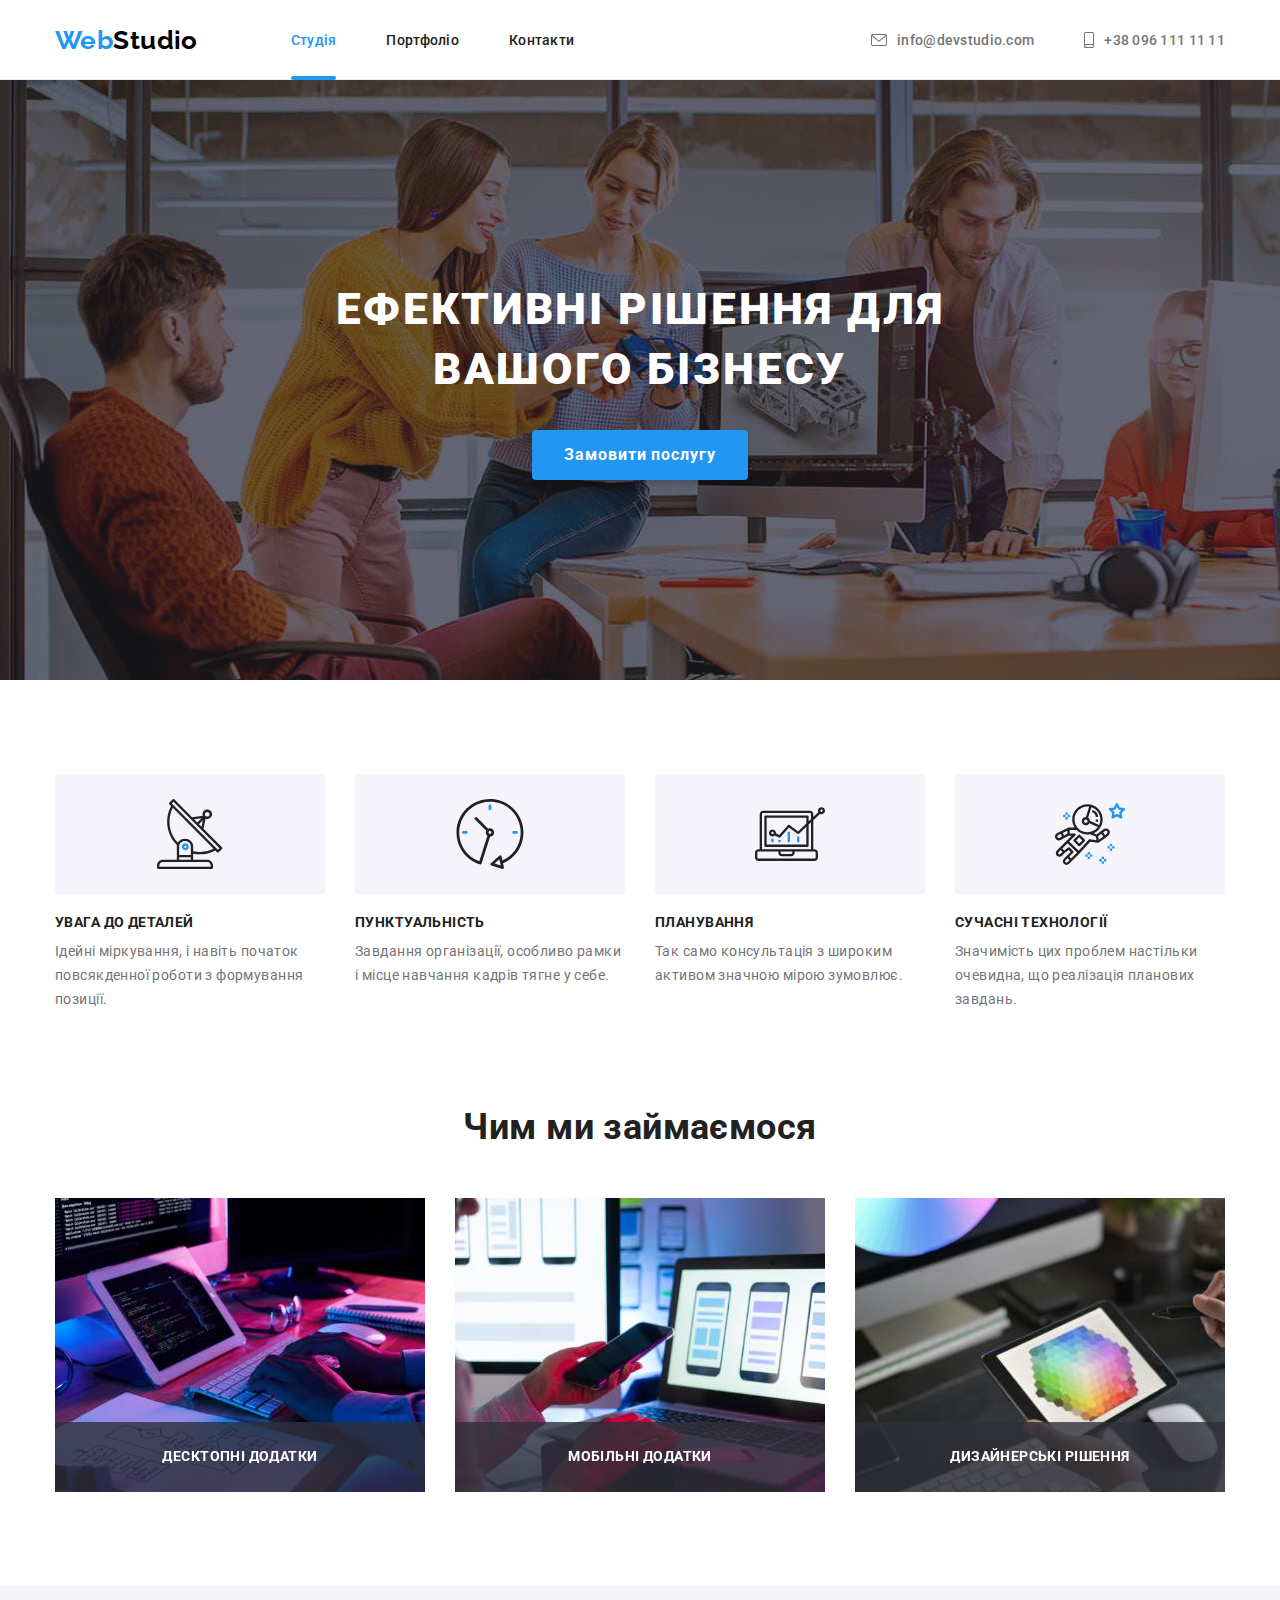
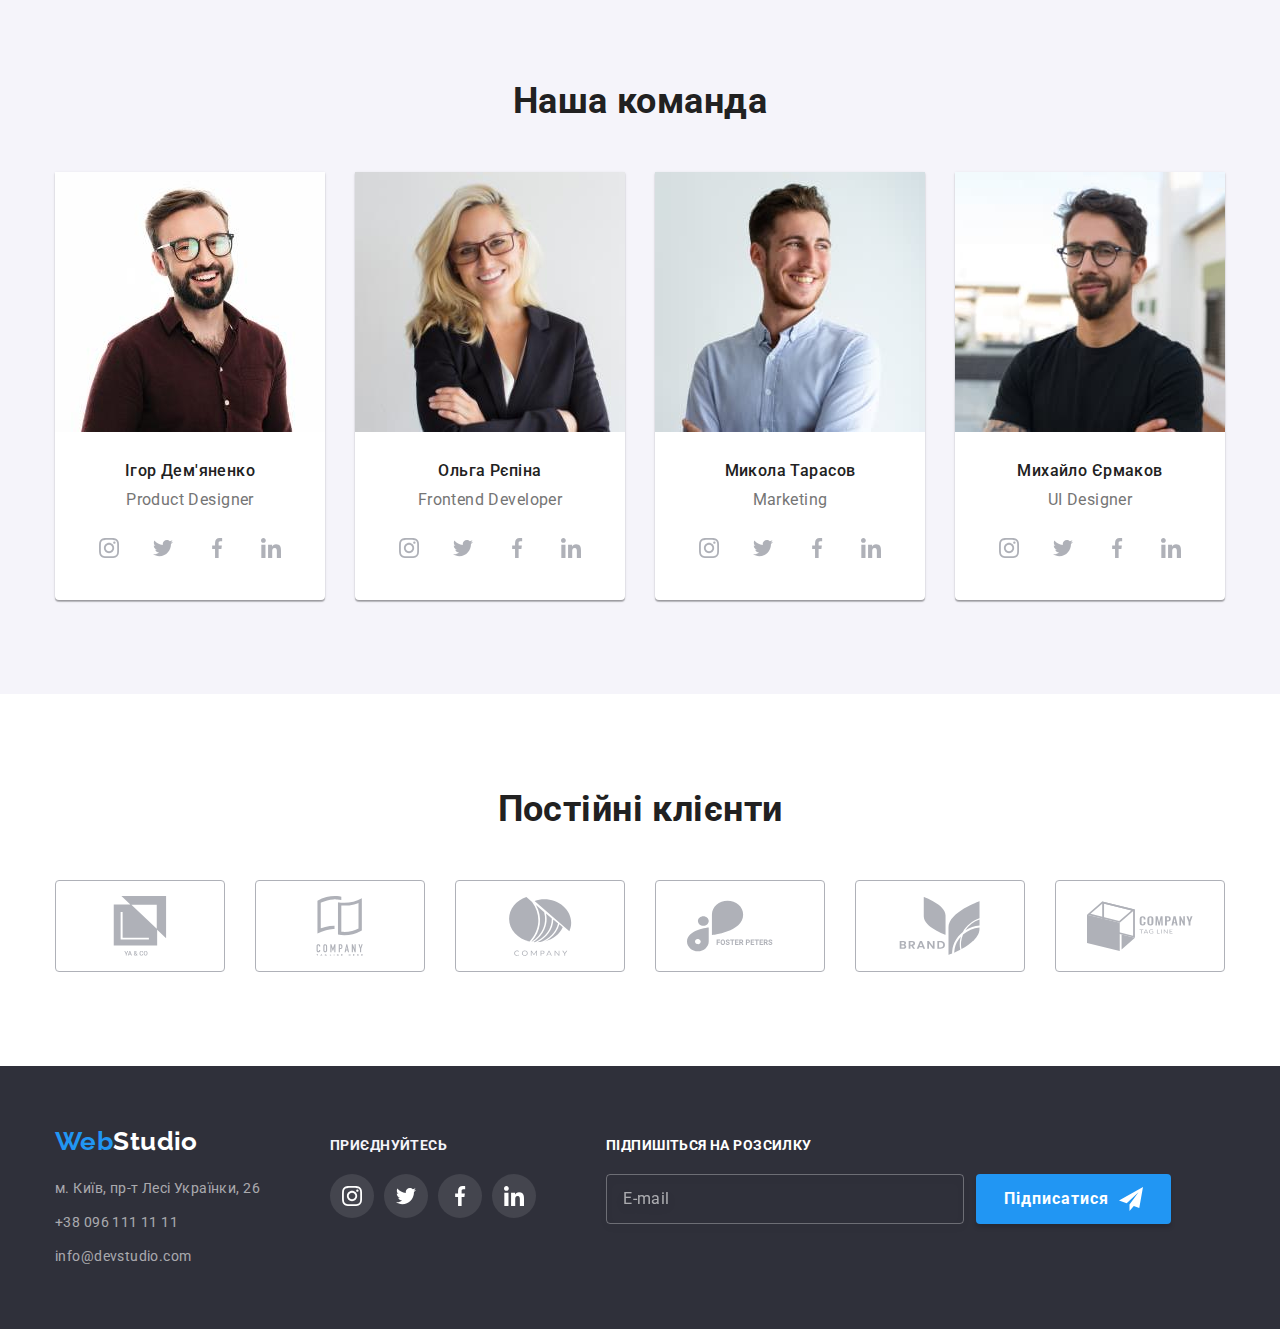
<file: index.html>
<!DOCTYPE html>
<html lang="uk">

<head>
  <meta charset="UTF-8">
  <meta http-equiv="X-UA-Compatible" content="IE=edge">
  <meta name="viewport" content="width=device-width, initial-scale=1.0">
  <title>Студія</title>
  <link rel="preconnect" href="https://fonts.googleapis.com">
  <link rel="preconnect" href="https://fonts.gstatic.com" crossorigin>
  <link href="https://fonts.googleapis.com/css2?family=Raleway:wght@700&family=Roboto:wght@400;500;700;900&display=swap"
    rel="stylesheet">
  <link rel="stylesheet" href="https://cdnjs.cloudflare.com/ajax/libs/modern-normalize/1.1.0/modern-normalize.min.css">
  <link rel="stylesheet" href="./css/main.min.css">
</head>

<body>
  <header class="header">
    <div class="container">
      <div class="header__inner">
        <a class="logo logo--header" href="index.html"><span class="logo__item">Web</span>Studio</a>
        <nav class="nav">
          <ul class="nav__list">
            <li class="nav__item"><a href="./index.html" class="nav__link nav__link--active">Студія</a></li>
            <li class="nav__item"><a href="./portfolio.html" class="nav__link">Портфоліо</a></li>
            <li class="nav__item"><a href="#" class="nav__link">Контакти</a></li>
          </ul>
        </nav>
        <ul class="contact__list">
          <li class="contact__item"><a href="mailto:info@devstudio.com" lang="en" class="contact__link">
              <svg class="contact__icon" width="16" height="12">
                <use href="./images/icons.svg#icon-envelope"></use>
              </svg>
              info@devstudio.com</a></li>
          <li class="contact__item"><a class="contact__link" href="tel:+380961111111"><svg class="contact__icon"
                width="10" height="16">
                <use href="./images/icons.svg#icon-smartphone"></use>
              </svg>
              +38 096 111 11 11</a></li>
        </ul>
      </div>
    </div>
  </header>
  <main>
    <section class="intro">
      <div class="container">
        <h1 class="intro__title">Ефективні рішення для вашого бізнесу</h1>
        <button class="button button--intro" type="button" data-modal-open>Замовити послугу</button>
      </div>
    </section>
    <section class="section section--info">
      <div class="container">
        <ul class="info__list">
          <li class="info__item">
            <div class="icon__wrapper">
              <svg class="info__icon" width="70" height="70">
                <use href="./images/icons.svg#icon-antenna"></use>
              </svg>
            </div>
            <h3 class="info__title">УВАГА ДО ДЕТАЛЕЙ</h3>
            <p class="info__text">Ідейні міркування, і навіть початок повсякденної роботи з формування позиції.</p>
          </li>
          <li class="info__item">
            <div class="icon__wrapper">
              <svg class="info__icon" width="70" height="70">
                <use href="./images/icons.svg#icon-clock"></use>
              </svg>
            </div>
            <h3 class="info__title">ПУНКТУАЛЬНІСТЬ</h3>
            <p class="info__text">Завдання організації, особливо рамки і місце навчання кадрів тягне у себе.</p>
          </li>
          <li class="info__item">
            <div class="icon__wrapper">
              <svg class="info__icon" width="70" height="70">
                <use href="./images/icons.svg#icon-diagram"></use>
              </svg>
            </div>
            <h3 class="info__title">ПЛАНУВАННЯ</h3>
            <p class="info__text">Так само консультація з широким активом значною мірою зумовлює.</p>
          </li>
          <li class="info__item">
            <div class="icon__wrapper">
              <svg class="ingo__icon" width="70" height="70">
                <use href="./images/icons.svg#icon-astronaut"></use>
              </svg>
            </div>
            <h3 class="info__title">СУЧАСНІ ТЕХНОЛОГІЇ</h3>
            <p class="info__text">Значимість цих проблем настільки очевидна, що реалізація планових завдань.</p>
          </li>
        </ul>
      </div>
    </section>
    <section class="section">
      <div class="container">
        <h2 class="section__title">Чим ми займаємося</h2>
        <ul class="catalog__list">
          <li class="catalog__item"><img class="catalog__img" src="./images/work1.jpg" alt="work" width="370">
            <p class="catalog__text">Десктопні додатки</p>
          </li>
          <li class="catalog__item"><img class="catalog__img" src="./images/work2.jpg" alt="work" width="370">
            <p class="catalog__text">Мобільні додатки</p>
          </li>
          <li class="catalog__item"><img class="catalog__img" src="./images/work3.jpg" alt="work" width="370">
            <p class="catalog__text">Дизайнерські рішення</p>
          </li>
        </ul>
      </div>
    </section>
    <section class="section section--team">
      <div class="container">
        <h2 class="section__title">Наша команда</h2>
        <ul class="team__list">
          <li class="team__item">
            <img class="team__foto" src="./images/team1.jpg" alt="Ігор Дем'яненко" width="270">
            <h3 class="team__title">Ігор Дем'яненко</h3>
            <p class="team__text" lang="en">Product Designer</p>
            <ul class="social social--team">
              <li class="social__item"><a href="" class="social__link">
                  <svg class="social__icon" width="20" height="20">
                    <use href="./images/icons.svg#icon-instagram"></use>
                  </svg>
                </a></li>
              <li class="social__item"><a href="" class="social__link">
                  <svg class="social__icon" width="20" height="20">
                    <use href="./images/icons.svg#icon-twitter"></use>
                  </svg>
                </a></li>
              <li class="social__item"><a href="" class="social__link">
                  <svg class="social__icon" width="20" height="20">
                    <use href="./images/icons.svg#icon-facebook"></use>
                  </svg>
                </a></li>
              <li class="social__item"><a href="" class="social__link">
                  <svg class="social__icon" width="20" height="20">
                    <use href="./images/icons.svg#icon-linkedin"></use>
                  </svg>
                </a></li>
            </ul>
          </li>
          <li class="team__item">
            <img class="team__foto" src="./images/team2.jpg" alt="Ольга Рєпіна" width="270">
            <h3 class="team__title">Ольга Рєпіна</h3>
            <p class="team__text" lang="en">Frontend Developer</p>
            <ul class="social social--team">
              <li class="social__item"><a href="" class="social__link">
                  <svg class="social__icon" width="20" height="20">
                    <use href="./images/icons.svg#icon-instagram"></use>
                  </svg>
                </a></li>
              <li class="social__item"><a href="" class="social__link">
                  <svg class="social__icon" width="20" height="20">
                    <use href="./images/icons.svg#icon-twitter"></use>
                  </svg>
                </a></li>
              <li class="social__item"><a href="" class="social__link">
                  <svg class="social__icon" width="20" height="20">
                    <use href="./images/icons.svg#icon-facebook"></use>
                  </svg>
                </a></li>
              <li class="social__item"><a href="" class="social__link">
                  <svg class="social__icon" width="20" height="20">
                    <use href="./images/icons.svg#icon-linkedin"></use>
                  </svg>
                </a></li>
            </ul>
          </li>
          <li class="team__item">
            <img class="team__foto" src="./images/team3.jpg" alt="Микола Тарасов" width="270">
            <h3 class="team__title">Микола Тарасов</h3>
            <p class="team__text" lang="en">Marketing</p>
            <ul class="social social--team">
              <li class="social__item"><a href="" class="social__link">
                  <svg class="social__icon" width="20" height="20">
                    <use href="./images/icons.svg#icon-instagram"></use>
                  </svg>
                </a></li>
              <li class=" social__item"><a href="" class="social__link">
                  <svg class="social__icon" width="20" height="20">
                    <use href="./images/icons.svg#icon-twitter"></use>
                  </svg>
                </a></li>
              <li class="social__item"><a href="" class="social__link">
                  <svg class="social__icon" width="20" height="20">
                    <use href="./images/icons.svg#icon-facebook"></use>
                  </svg>
                </a></li>
              <li class="social__item"><a href="" class="social__link">
                  <svg class="social__icon" width="20" height="20">
                    <use href="./images/icons.svg#icon-linkedin"></use>
                  </svg>
                </a></li>
            </ul>
          </li>
          <li class="team__item">
            <img class="team__foto" src="./images/team4.jpg" alt="Михайло Єрмаков" width="270">
            <h3 class="team__title">Михайло Єрмаков</h3>
            <p class="team__text" lang="en">UI Designer</p>
            <ul class="social social--team">
              <li class="social__item"><a href="" class="social__link">
                  <svg class="social__icon" width="20" height="20">
                    <use href="./images/icons.svg#icon-instagram"></use>
                  </svg>
                </a></li>
              <li class=" social__item"><a href="" class="social__link">
                  <svg class="social__icon" width="20" height="20">
                    <use href="./images/icons.svg#icon-twitter"></use>
                  </svg>
                </a></li>
              <li class="social__item"><a href="" class="social__link">
                  <svg class="social__icon" width="20" height="20">
                    <use href="./images/icons.svg#icon-facebook"></use>
                  </svg>
                </a></li>
              <li class="social__item"><a href="" class="social__link">
                  <svg class="social__icon" width="20" height="20">
                    <use href="./images/icons.svg#icon-linkedin"></use>
                  </svg>
                </a></li>
            </ul>
          </li>
        </ul>
      </div>
    </section>
    <section class="section">
      <div class="container">
        <h2 class="section__title">Постійні клієнти</h2>
        <ul class="client__list">
          <li class="client__item"><a href="" class="client__link">
              <svg class="client__icon" width="106" height="60">
                <use href="./images/icons.svg#icon-group1"></use>
              </svg></a></li>
          <li class="client__item"><a href="" class="client__link">
              <svg class="client__icon" width="106" height="60">
                <use href="./images/icons.svg#icon-group2"></use>
              </svg></a></li>
          <li class="client__item"><a href="" class="client__link">
              <svg class="client__icon" width="106" height="60">
                <use href="./images/icons.svg#icon-group3"></use>
              </svg></a></li>
          <li class="client__item"><a href="" class="client__link">
              <svg class="client__icon" width="106" height="60">
                <use href="./images/icons.svg#icon-group4"></use>
              </svg></a></li>
          <li class="client__item"><a href="" class="client__link">
              <svg class="client__icon" width="106" height="60">
                <use href="./images/icons.svg#icon-group5"></use>
              </svg></a></li>
          <li class="client__item"><a href="" class="client__link">
              <svg class="client__icon" width="106" height="60">
                <use href="./images/icons.svg#icon-group6"></use>
              </svg></a></li>
        </ul>
      </div>
    </section>
  </main>
  <footer class="footer">
    <div class="container">
      <div class="footer__inner">
        <div class="footer__item">
          <a class="logo logo--footer" href="index.html"><span class="logo__item">Web</span>Studio</a>

          <address class="address">
            <ul class="address__list">
              <li class="address__item">
                <a class="address__link address__link--white" href="https://goo.gl/maps/Yk5G3JKUxN6WW6qH7"
                  target="_blank" rel="noopener noreferrer nofollow">м. Київ, пр-т Лесі Українки, 26</a>
              </li>
              <li class="address__item">
                <a class="address__link" href="tel:+380961111111">+38 096 111 11 11</a>
              </li>
              <li class="address__item">
                <a class="address__link" href="mailto:info@devstudio.com">info@devstudio.com</a>
              </li>
            </ul>
          </address>
        </div>

        <div class="footer__item">
          <h3 class="social__title">Приєднуйтесь</h3>
          <ul class="social">
            <li class="social__item">
              <a class="social__link social__link--white" href="#" target="_blank">
                <svg class="social__icon" width="20" height="20">
                  <use href="./images/icons.svg#icon-instagram"></use>
                </svg>
              </a>
            </li>
            <li class="social__item">
              <a class="social__link social__link--white" href="#" target="_blank">
                <svg class="social__icon" width="20" height="20">
                  <use href="./images/icons.svg#icon-twitter"></use>
                </svg>
              </a>
            </li>
            <li class="social__item">
              <a class="social__link social__link--white" href="#" target="_blank">
                <svg class="social__icon" width="20" height="20">
                  <use href="./images/icons.svg#icon-facebook"></use>
                </svg>
              </a>
            </li>
            <li class="social__item">
              <a class="social__link social__link--white" href="#" target="_blank">
                <svg class="social__icon" width="20" height="20">
                  <use href="./images/icons.svg#icon-linkedin"></use>
                </svg>
              </a>
            </li>
          </ul>
        </div>

        <form class="subscribe" action="/" method="post" autocomplete="off">
          <h3 class="subscribe__title">Підпишіться на розсилку</h3>
          <div class="subscribe__group">
            <input class="subscribe__input" type="email" name="name" placeholder="E-mail" />

            <button class="button button--subscribe" type="submit">
              <span class="button__name">Підписатися</span>
              <svg class="subscribe__icon" width="24" height="24">
                <use href="./images/icons.svg#icon-send"></use>
              </svg>
            </button>
          </div>
        </form>
      </div>
    </div>
  </footer>
  <div class="modal__backdrop is-hidden" data-modal>
    <div class="modal__content">
      <button class="button button--close" type="button" data-modal-close>
        <svg class="modal__close" width="20" height="20">
          <use href="./images/icons.svg#icon-close"></use>
        </svg>
      </button>

      <form class="form" action="/" method="post" autocomplete="off">
        <p class="form__text">Залиште свої дані, ми вам передзвонимо</p>

        <div class="form__group">
          <label class="form__label" for="name">Ім'я</label>
          <input class="form__input" type="text" name="name" id="name" />
          <svg class="form__icon" width="18" height="18">
            <use href="./images/icons.svg#icon-name"></use>
          </svg>
        </div>
        <div class="form__group">
          <label class="form__label" for="tel">Телефон</label>
          <input class="form__input" type="tel" name="tel" id="tel" />
          <svg class="form__icon" width="18" height="18">
            <use href="./images/icons.svg#phone-black"></use>
          </svg>
        </div>
        <div class="form__group">
          <label class="form__label" for="email">Пошта</label>
          <input class="form__input" type="email" name="email" id="email" />
          <svg class="form__icon" width="18" height="18">
            <use href="./images/icons.svg#email-black"></use>
          </svg>
        </div>
        <div class="form__group">
          <label class="form__label" for="text">Коментар</label>
          <textarea class="form__textarea" type="text" name="text" id="text" placeholder="Введіть текст"></textarea>
        </div>

        <div class="agreement__form">
          <label class="agreement__label">
            <input class="agreement__input visually-hidden" type="checkbox" name="checkbox" value="1" />
            <svg class="agreement__icon" width="16" height="15">
              <use href="./images/icons.svg#icon-check"></use>
            </svg>
            <span class="agreement__text">Погоджуюся з розсилкою та приймаю</span>
            <a class="agreement__link" href="#" target="_blank">Умови договору</a></label>
        </div>

        <button class="button button--intro button--long" type="submit">Відправити</button>
      </form>
    </div>
  </div>

  <script src="./js/modal.js"></script>
</body>

</html>
</file>
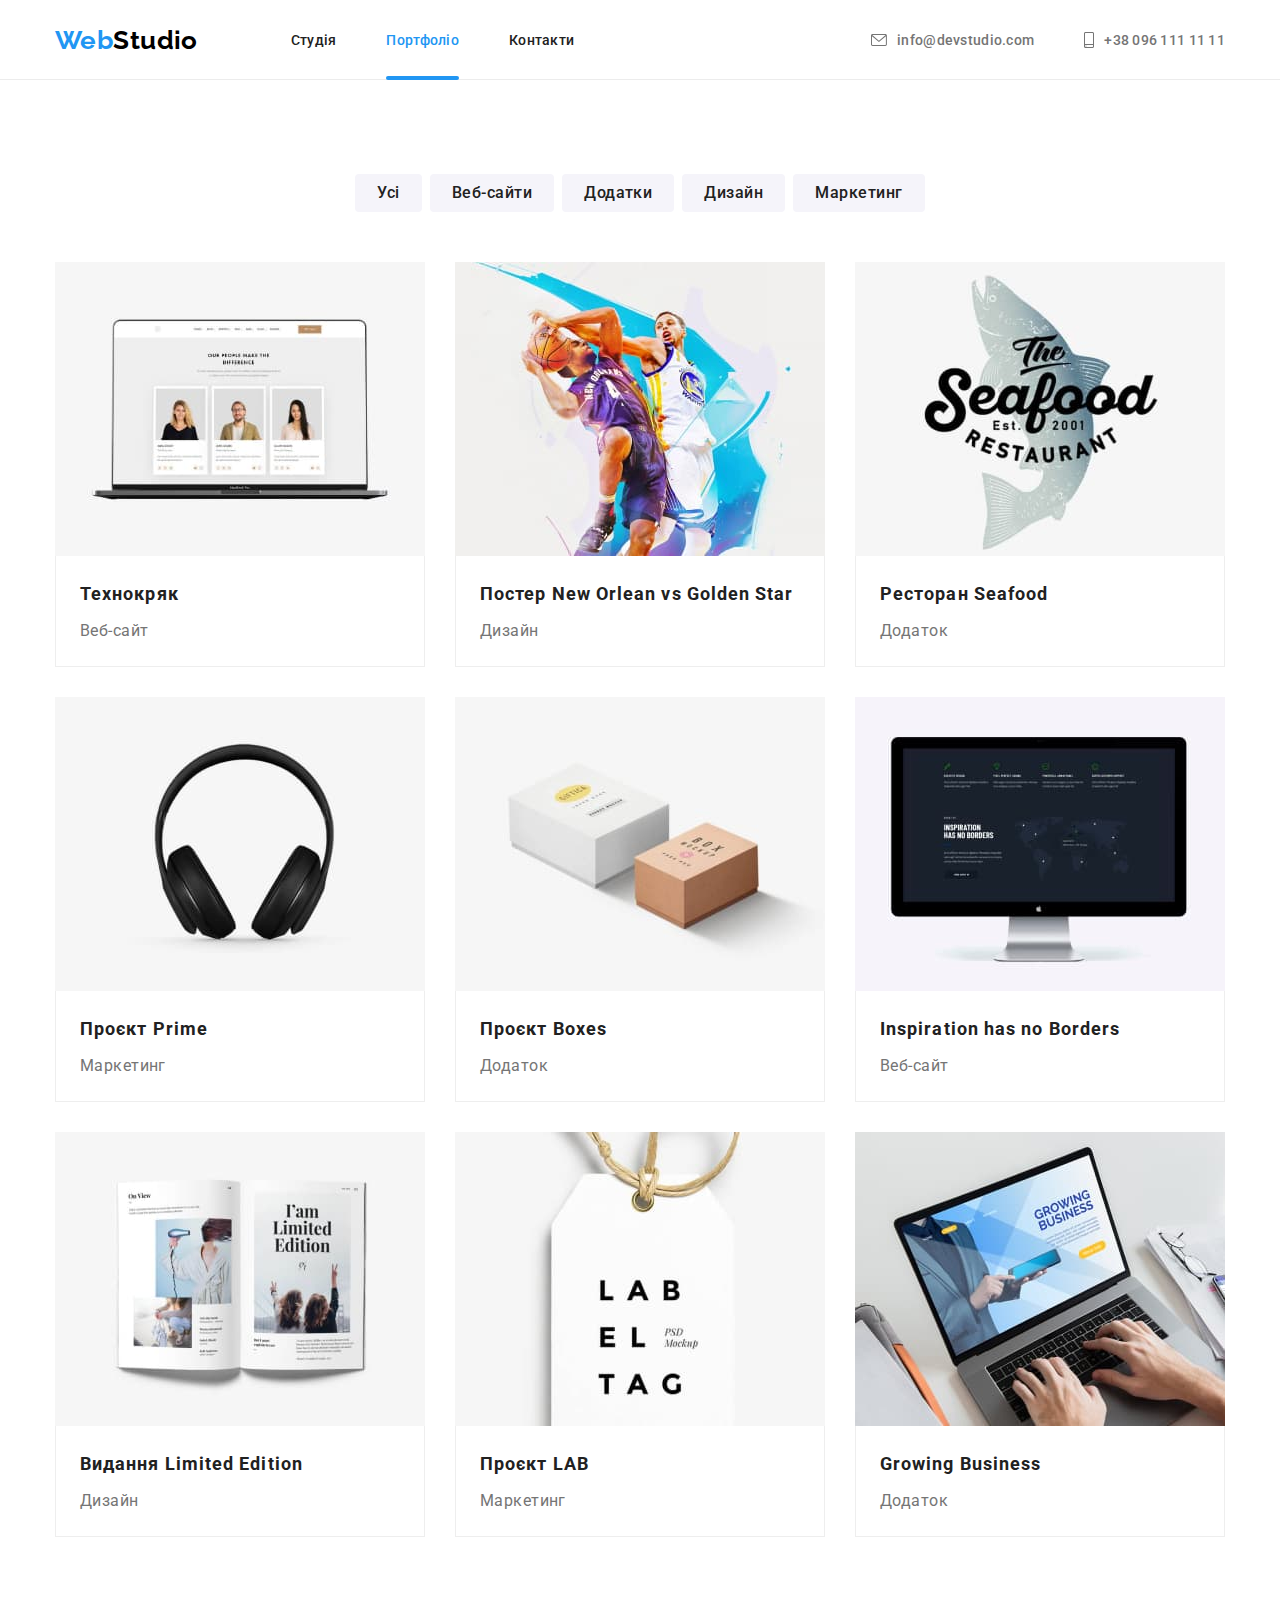
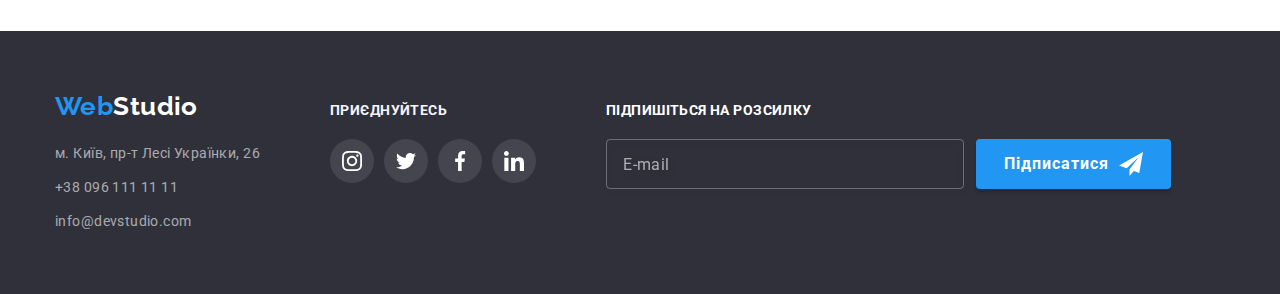
<file: portfolio.html>
<!DOCTYPE html>
<html lang="uk">

<head>
  <meta charset="UTF-8" />
  <meta http-equiv="X-UA-Compatible" content="IE=edge" />
  <meta name="viewport" content="width=device-width, initial-scale=1.0" />
  <title>Студiя</title>
  <link rel="preconnect" href="https://fonts.googleapis.com" />
  <link rel="preconnect" href="https://fonts.gstatic.com" crossorigin />
  <link href="https://fonts.googleapis.com/css2?family=Raleway:wght@700&family=Roboto:wght@400;500;700;900&display=swap"
    rel="stylesheet" />
  <link rel="stylesheet"
    href="https://cdnjs.cloudflare.com/ajax/libs/modern-normalize/1.0.0/modern-normalize.min.css" />
  <link rel="stylesheet" href="./css/main.min.css" />
</head>

<body class="body">
  <!-- Header -->
  <header class="header">
    <div class="container">
      <div class="header__inner">
        <a class="logo logo--header" href="index.html"><span class="logo__item">Web</span>Studio</a>

        <nav class="nav">
          <ul class="nav__list">
            <li class="nav__item">
              <a class="nav__link" href="index.html">Студія</a>
            </li>
            <li class="nav__item">
              <a class="nav__link nav__link--active" href="portfolio.html">Портфоліо</a>
            </li>
            <li class="nav__item">
              <a class="nav__link" href="#">Контакти</a>
            </li>
          </ul>
        </nav>

        <ul class="contact__list">
          <li class="contact__item">
            <a class="contact__link" href="mailto:info@devstudio.com">
              <svg class="contact__icon" width="16" height="12">
                <use href="./images/icons.svg#icon-envelope"></use>
              </svg>
              info@devstudio.com</a>
          </li>
          <li class="contact__item">
            <a class="contact__link" href="tel:+380961111111">
              <svg class="contact__icon" width="10" height="16">
                <use href="./images/icons.svg#icon-smartphone"></use>
              </svg>
              +38 096 111 11 11</a>
          </li>
        </ul>
      </div>
    </div>
    <!-- /.container -->
  </header>
  <!-- /.Header -->

  <!-- Main -->
  <main class="portfolio">
    <!-- Works -->
    <section class="section">
      <div class="container">
        <h1 class="section__title visually-hidden">Портфоліо</h1>

        <ul class="filter">
          <li class="filter__item">
            <button class="button button--filter" type="button">Усі</button>
          </li>
          <li class="filter__item">
            <button class="button button--filter" type="button">Веб-сайти</button>
          </li>
          <li class="filter__item">
            <button class="button button--filter" type="button">Додатки</button>
          </li>
          <li class="filter__item">
            <button class="button button--filter" type="button">Дизайн</button>
          </li>
          <li class="filter__item">
            <button class="button button--filter" type="button">Маркетинг</button>
          </li>
        </ul>

        <ul class="works__list">
          <li class="works__item">
            <a href="#" class="works__link">
              <div class="works__overlay">
                <img class="works__img" src="./images/tehnockryak.jpg" alt="робота 1" width="370" />
                <p class="works__hidden">
                  Ресурс пропонує комплексні пропозиції з різним рівнем функціоналу та сервісів.
                  Все це дозволить відвідувачу отримати вичерпні відомості про компанію чи
                  приватну особу.
                </p>
              </div>
              <div class="works__content">
                <h2 class="works__title">Технокряк</h2>
                <p class="works__text">Веб-сайт</p>
              </div>
            </a>
          </li>
          <li class="works__item">
            <a href="#" class="works__link">
              <div class="works__overlay">
                <img class="works__img" src="./images/poster.jpg" alt="робота 2" width="370" />
                <p class="works__hidden">
                  Ресурс пропонує комплексні пропозиції з різним рівнем функціоналу та сервісів.
                  Все це дозволить відвідувачу отримати вичерпні відомості про компанію чи
                  приватну особу.
                </p>
              </div>
              <div class="works__content">
                <h2 class="works__title">Постер New Orlean vs Golden Star</h2>
                <p class="works__text">Дизайн</p>
              </div>
            </a>
          </li>
          <li class="works__item">
            <a href="#" class="works__link">
              <div class="works__overlay">
                <img class="works__img" src="./images/seafood.jpg" alt="робота 3" width="370" />
                <p class="works__hidden">
                  Ресурс пропонує комплексні пропозиції з різним рівнем функціоналу та сервісів.
                  Все це дозволить відвідувачу отримати вичерпні відомості про компанію чи
                  приватну особу.
                </p>
              </div>
              <div class="works__content">
                <h2 class="works__title">Ресторан Seafood</h2>
                <p class="works__text">Додаток</p>
              </div>
            </a>
          </li>
          <li class="works__item">
            <a href="#" class="works__link">
              <div class="works__overlay">
                <img class="works__img" src="./images/prime.jpg" alt="робота 4" width="370" />
                <p class="works__hidden">
                  Ресурс пропонує комплексні пропозиції з різним рівнем функціоналу та сервісів.
                  Все це дозволить відвідувачу отримати вичерпні відомості про компанію чи
                  приватну особу.
                </p>
              </div>
              <div class="works__content">
                <h2 class="works__title">Проєкт Prime</h2>
                <p class="works__text">Маркетинг</p>
              </div>
            </a>
          </li>
          <li class="works__item">
            <a href="#" class="works__link">
              <div class="works__overlay">
                <img class="works__img" src="./images/boxes.jpg" alt="робота 5" width="370" />
                <p class="works__hidden">
                  Ресурс пропонує комплексні пропозиції з різним рівнем функціоналу та сервісів.
                  Все це дозволить відвідувачу отримати вичерпні відомості про компанію чи
                  приватну особу.
                </p>
              </div>
              <div class="works__content">
                <h2 class="works__title">Проєкт Boxes</h2>
                <p class="works__text">Додаток</p>
              </div>
            </a>
          </li>
          <li class="works__item">
            <a href="#" class="works__link">
              <div class="works__overlay">
                <img class="works__img" src="./images/inspiration.jpg" alt="робота 6" width="370" />
                <p class="works__hidden">
                  Ресурс пропонує комплексні пропозиції з різним рівнем функціоналу та сервісів.
                  Все це дозволить відвідувачу отримати вичерпні відомості про компанію чи
                  приватну особу.
                </p>
              </div>
              <div class="works__content">
                <h2 class="works__title">Inspiration has no Borders</h2>
                <p class="works__text">Веб-сайт</p>
              </div>
            </a>
          </li>
          <li class="works__item">
            <a href="#" class="works__link">
              <div class="works__overlay">
                <img class="works__img" src="./images/izdanie.jpg" alt="робота 7" width="370" />
                <p class="works__hidden">
                  Ресурс пропонує комплексні пропозиції з різним рівнем функціоналу та сервісів.
                  Все це дозволить відвідувачу отримати вичерпні відомості про компанію чи
                  приватну особу.
                </p>
              </div>
              <div class="works__content">
                <h2 class="works__title">Видання Limited Edition</h2>
                <p class="works__text">Дизайн</p>
              </div>
            </a>
          </li>
          <li class="works__item">
            <a href="#" class="works__link">
              <div class="works__overlay">
                <img class="works__img" src="./images/projekt-lab.jpg" alt="робота 8" width="370" />
                <p class="works__hidden">
                  Ресурс пропонує комплексні пропозиції з різним рівнем функціоналу та сервісів.
                  Все це дозволить відвідувачу отримати вичерпні відомості про компанію чи
                  приватну особу.
                </p>
              </div>
              <div class="works__content">
                <h2 class="works__title">Проєкт LAB</h2>
                <p class="works__text">Маркетинг</p>
              </div>
            </a>
          </li>
          <li class="works__item">
            <a href="#" class="works__link">
              <div class="works__overlay">
                <img class="works__img" src="./images/growing-business.jpg" alt="робота 9" width="370" />
                <p class="works__hidden">
                  Ресурс пропонує комплексні пропозиції з різним рівнем функціоналу та сервісів.
                  Все це дозволить відвідувачу отримати вичерпні відомості про компанію чи
                  приватну особу.
                </p>
              </div>
              <div class="works__content">
                <h2 class="works__title">Growing Business</h2>
                <p class="works__text">Додаток</p>
              </div>
            </a>
          </li>
        </ul>
      </div>
      <!-- /.Container -->
    </section>
    <!-- /.Works -->
  </main>
  <!-- /Main -->

  <!-- Footer -->
  <footer class="footer">
    <div class="container">
      <div class="footer__inner">
        <div class="footer__item">
          <a class="logo logo--footer" href="index.html"><span class="logo__item">Web</span>Studio</a>

          <address class="address">
            <ul class="address__list">
              <li class="address__item">
                <a class="address__link address__link--white" href="https://goo.gl/maps/Yk5G3JKUxN6WW6qH7"
                  target="_blank" rel="noopener noreferrer nofollow">м. Київ, пр-т Лесі Українки, 26</a>
              </li>
              <li class="address__item">
                <a class="address__link" href="tel:+380961111111">+38 096 111 11 11</a>
              </li>
              <li class="address__item">
                <a class="address__link" href="mailto:info@devstudio.com">info@devstudio.com</a>
              </li>
            </ul>
          </address>
        </div>

        <div class="footer__item">
          <h3 class="social__title">Приєднуйтесь</h3>
          <ul class="social">
            <li class="social__item">
              <a class="social__link social__link--white" href="#" target="_blank">
                <svg class="social__icon" width="20" height="20">
                  <use href="./images/icons.svg#icon-instagram"></use>
                </svg>
              </a>
            </li>
            <li class="social__item">
              <a class="social__link social__link--white" href="#" target="_blank">
                <svg class="social__icon" width="20" height="20">
                  <use href="./images/icons.svg#icon-twitter"></use>
                </svg>
              </a>
            </li>
            <li class="social__item">
              <a class="social__link social__link--white" href="#" target="_blank">
                <svg class="social__icon" width="20" height="20">
                  <use href="./images/icons.svg#icon-facebook"></use>
                </svg>
              </a>
            </li>
            <li class="social__item">
              <a class="social__link social__link--white" href="#" target="_blank">
                <svg class="social__icon" width="20" height="20">
                  <use href="./images/icons.svg#icon-linkedin"></use>
                </svg>
              </a>
            </li>
          </ul>
        </div>

        <form class="subscribe" action="/" method="post" autocomplete="off">
          <h3 class="subscribe__title">Підпишіться на розсилку</h3>
          <div class="subscribe__group">
            <input class="subscribe__input" type="email" name="name" placeholder="E-mail" />

            <button class="button button--subscribe" type="submit">
              <span class="button__name">Підписатися</span>
              <svg class="subscribe__icon" width="24" height="24">
                <use href="./images/icons.svg#icon-send"></use>
              </svg>
            </button>
          </div>
        </form>
      </div>
    </div>
    <!-- /.Container -->
  </footer>
  <!-- /.Footer -->

  <script src="./js/modal.js"></script>
</body>

</html>
</file>
<file: css/main.min.css>
h1,h2,h3,h4,h5,h6{margin:0}p{margin:0}ul,ol{margin:0;padding-left:0;list-style:none}.form__text{text-align:center}.visually-hidden{position:absolute;width:1px;height:1px;margin:-1px;border:0;padding:0;white-space:nowrap;clip-path:inset(100%);clip:rect(0 0 0 0);overflow:hidden}body{font-family:"Roboto",sans-serif;font-size:14px;font-style:normal;font-weight:400;line-height:1.71;letter-spacing:.03em;color:#757575;background-color:#fff}.container{width:1200px;margin:0 auto;padding:0 15px}.button{font-family:inherit;cursor:pointer;border:none;border-radius:4px}.button--intro{padding:10px 32px;font-size:16px;font-weight:700;line-height:1.88;letter-spacing:.06em;color:#fff;background-color:#2196f3;box-shadow:0px 4px 4px rgba(0,0,0,.15)}.button--filter{padding:6px 22px;font-size:16px;font-weight:500;line-height:1.63;letter-spacing:.03em;color:#212121;background-color:#f5f4fa;transition:color 250ms cubic-bezier(0.4, 0, 0.2, 1),background-color 250ms cubic-bezier(0.4, 0, 0.2, 1),box-shadow 250ms cubic-bezier(0.4, 0, 0.2, 1)}.button--filter:hover,.button--filter:focus{color:#fff;background-color:#2196f3;box-shadow:0px 3px 1px rgba(0,0,0,.1),0px 1px 2px rgba(0,0,0,.08),0px 2px 2px rgba(0,0,0,.12)}.button--close{display:flex;justify-content:center;align-items:center;width:30px;height:30px;padding:0;background-color:#fff;color:#000;border:1px solid rgba(0,0,0,.1);border-radius:50%;position:absolute;top:8px;right:8px;transition:color 250ms cubic-bezier(0.4, 0, 0.2, 1)}.button--close:hover{color:#2196f3}.button--subscribe{display:flex;align-items:center;padding:10px 28px;font-size:16px;font-weight:700;line-height:1.88;letter-spacing:.06em;color:#fff;background-color:#2196f3;box-shadow:0px 4px 4px rgba(0,0,0,.15)}.button__name{margin-right:10px}.button__long{display:block;margin:0 auto;padding:10px 52px}.filter{display:flex;justify-content:center;margin-bottom:50px}.filter__item:not(:last-child){margin-right:8px}.modal__close{fill:currentColor}.header{height:80px;border-bottom:1px solid #ececec}.header__inner{display:flex;align-items:center}.contact__list{display:flex;margin-left:auto}.contact__item:first-child{margin-right:50px}.contact__link{display:flex;align-items:center;font-weight:500;text-decoration:none;line-height:1.17;letter-spacing:.02em;color:#757575;transition:color 250ms cubic-bezier(0.4, 0, 0.2, 1)}.contact__link:hover,.contact__link:focus{color:#2196f3}.contact__icon{margin-right:10px;fill:currentColor}.logo{display:inline-block;font-family:Raleway,sans-serif;font-size:26px;font-weight:700;line-height:1.19;text-decoration:none}.logo__item{color:#2196f3}.logo--header{margin-right:93px;color:#000}.logo--footer{margin-bottom:20px;color:#fff}.nav__list{display:flex}.nav__item:not(:last-child){margin-right:50px}.nav__link{display:block;padding:32px 0;font-weight:500;text-decoration:none;line-height:1.17;letter-spacing:.02em;color:#212121;position:relative;transition:color 250ms cubic-bezier(0.4, 0, 0.2, 1)}.nav__link--active{color:#2196f3}.nav__link--active::after{display:block;content:"";left:0;bottom:0;width:100%;height:4px;background-color:#2196f3;border-radius:2px;position:absolute}.nav__link:hover,.nav__link:focus{color:#2196f3}.intro{max-width:1600px;min-height:600px;margin:0 auto;padding:200px 0;text-align:center;background-color:#c4c4c4;background-image:linear-gradient(to right, rgba(47, 48, 58, 0.4), rgba(47, 48, 58, 0.4)),url(../images/hero-backgraund.jpg)}.intro__title{max-width:696px;margin:auto;margin-bottom:30px;font-size:44px;font-weight:900;line-height:1.36;letter-spacing:.06em;text-transform:uppercase;color:#fff}.info__list{display:flex;flex-wrap:wrap}.info__item{width:calc((100% - 90px)/4);margin:0 30px 30px 0}.info__item:nth-child(4n){margin-right:0}.info__item:nth-last-child(-n+4){margin-bottom:0}.info__icon{width:70px;height:70px;border-radius:4px}.info__title{margin-bottom:10px;font-size:14px;font-weight:700;line-height:1.17;text-transform:uppercase;color:#212121}.info__text{line-height:1.71}.icon__wrapper{display:flex;justify-content:center;align-items:center;height:120px;margin-bottom:20px;background-color:#f5f4fa;border-radius:4px}.section{padding:94px 0}.section__title{margin-bottom:50px;font-size:36px;font-weight:700;line-height:1.17;color:#212121;text-align:center}.section--info{padding-bottom:0}.section--team{background-color:#f5f4fa}.catalog__list{display:flex;flex-wrap:wrap}.catalog__item{width:370px;margin:0 30px 30px 0;position:relative}.catalog__item:nth-child(3n){margin-right:0}.catalog__item:nth-last-child(-n+3){margin-bottom:0}.catalog__item::after{position:absolute;bottom:0;left:0;display:block;content:"";width:100%;height:70px;background-color:rgba(47,48,58,.8)}.catalog__img{display:block}.catalog__text{width:100%;font-weight:700;line-height:1.14;text-align:center;text-transform:uppercase;color:#fff;position:absolute;bottom:27px;left:0;z-index:1}.social{display:flex;justify-content:center}.social__item{width:44px;height:44px;margin-right:10px}.social__item:last-child{margin-right:0}.social__link{display:flex;justify-content:center;align-items:center;width:100%;height:100%;color:#afb1b8;background-color:#fff;border-radius:50%;transition:color 250ms cubic-bezier(0.4, 0, 0.2, 1),background-color 250ms cubic-bezier(0.4, 0, 0.2, 1)}.social__link:hover,.social__link:focus{background-color:#2196f3;color:#fff}.social__icon{fill:currentColor}.social--team{margin-bottom:30px}.social__title{margin-top:12px;margin-bottom:20px;font-size:14px;font-weight:700;line-height:1.14;text-transform:uppercase;color:#f5f4fa}.social__link--white{color:#fff;background-color:rgba(255,255,255,.1)}.team__list{display:flex;flex-wrap:wrap}.team__item{width:270px;margin:0 30px 30px 0;background-color:#fff;border-radius:0 0 4px 4px;box-shadow:0px 1px 3px rgba(0,0,0,.12),0px 1px 1px rgba(0,0,0,.14),0px 2px 1px rgba(0,0,0,.2)}.team__item:nth-child(4n){margin-right:0}.team__item:nth-last-child(-n+4){margin-bottom:0}.team__foto{display:block;margin-bottom:30px}.team__title{margin-bottom:10px;font-size:16px;font-weight:500;line-height:1.17;text-align:center;color:#212121}.team__text{margin-bottom:16px;font-size:16px;line-height:1.17;text-align:center}.client__list{display:flex}.client__item{width:calc((100% - 150px)/6);height:92px;margin-right:30px}.client__item:nth-child(6n){margin-right:0}.client__item:nth-last-child(-n+6){margin-bottom:0}.client__link{display:flex;height:100%;justify-content:center;align-items:center;color:#afb1b8;border:1px solid #afb1b8;border-radius:4px;transition:color 250ms cubic-bezier(0.4, 0, 0.2, 1),border-color 250ms cubic-bezier(0.4, 0, 0.2, 1)}.client__link:hover,.client__link:focus{color:#2196f3;border-color:#2196f3}.client__icon{fill:currentColor}.form__text{margin-bottom:12px;font-weight:700;font-size:20px;line-height:1.15;color:#212121}.form__label{margin-bottom:4px;font-size:12px;line-height:1.17;letter-spacing:.01em;color:#757575}.form__group{display:flex;flex-direction:column;margin-bottom:10px;color:#212121;position:relative;transition:color 250ms cubic-bezier(0.4, 0, 0.2, 1)}.form__group:nth-child(5){margin-bottom:20px}.form__group:focus-within{color:#2196f3}.form__icon{fill:currentColor;position:absolute;left:12px;bottom:11px}.form__icon{fill:currentColor;position:absolute;left:12px;bottom:11px;transition:fill 250ms cubic-bezier(0.4, 0, 0.2, 1)}.form__input,.form__textarea{font-family:inherit;font-size:12px;line-height:1.17;letter-spacing:.01em;color:#757575;border:1px solid rgba(33,33,33,.2);border-radius:4px;transition:border-color 250ms cubic-bezier(0.4, 0, 0.2, 1)}.form__input:hover,.form__textarea:hover{cursor:pointer}.form__input:focus,.form__textarea:focus{outline:rgba(0,0,0,0);border-color:#2196f3}.form__input{height:39px;padding:0 16px 0 42px}.form__textarea{height:119px;padding:12px 16px;resize:none}.form__textarea::placeholder{color:rgba(117,117,117,.5)}.agreement__form{display:flex;align-items:center;margin-right:8px;margin-bottom:30px}.agreement__input:checked~.agreement__icon{border-color:rgba(0,0,0,0);background-color:#2196f3;background-origin:border-box}.agreement__icon{margin-right:7px;fill:#fff;border:2px solid #000;border-radius:2px;transition:background-color 250ms cubic-bezier(0.4, 0, 0.2, 1),border-color 250ms cubic-bezier(0.4, 0, 0.2, 1)}.agreement__label{display:flex;align-items:center;margin-bottom:0;font-size:14px;line-height:1.71;letter-spacing:.03em}.agreement__text{margin-right:4px}.agreement__link{color:#2196f3}.subscribe__title{margin-top:12px;margin-bottom:20px;font-size:14px;font-weight:700;line-height:1.14;text-transform:uppercase;color:#fff}.subscribe__group{display:flex}.subscribe__input{width:358px;height:50px;margin-right:12px;padding:0 16px;font-family:inherit;font-size:16px;line-height:1.25;letter-spacing:.03em;color:#fff;background-color:inherit;border:1px solid rgba(255,255,255,.3);filter:drop-shadow(0px 4px 4px rgba(0, 0, 0, 0.15));border-radius:4px;transition:border-color 250ms cubic-bezier(0.4, 0, 0.2, 1)}.subscribe__input:focus{outline:none;border-color:#fff}.subscribe__input::placeholder{font-family:inherit;font-size:16px;line-height:1.25;color:rgba(255,255,255,.6)}.subscribe__icon{fill:#fff}.works__list{display:flex;flex-wrap:wrap}.works__item{width:370px;margin:0 30px 30px 0;transition:box-shadow 250ms cubic-bezier(0.4, 0, 0.2, 1)}.works__item:nth-child(3n){margin-right:0}.works__item:nth-last-child(-n+3){margin-bottom:0}.works__item:hover{box-shadow:0px 1px 1px rgba(0,0,0,.12),0px 4px 4px rgba(0,0,0,.06),1px 4px 6px rgba(0,0,0,.16)}.works__link{text-decoration:none}.works__link:hover .works__hidden{transform:translateY(-100%)}.works__overlay{overflow:hidden;position:relative}.works__hidden{height:100%;padding:63px 24px;font-size:18px;line-height:1.56;color:#fff;background-color:rgba(33,150,243,.9);position:absolute;top:100%;left:0;transition:transform 250ms cubic-bezier(0.4, 0, 0.2, 1)}.works__img{display:block}.works__content{padding:20px 24px;border-right:1px solid #eee;border-bottom:1px solid #eee;border-left:1px solid #eee}.works__title{margin-bottom:4px;font-size:18px;font-weight:700;line-height:2;letter-spacing:.06em;color:#212121}.works__text{font-size:16px;line-height:1.88;color:#757575}.modal__backdrop{width:100%;height:100%;background-color:rgba(0,0,0,.2);opacity:1;position:fixed;top:0;left:0;transition:opacity 250ms cubic-bezier(0.4, 0, 0.2, 1)}.modal__backdrop.is-hidden{opacity:0;pointer-events:none}.modal__backdrop.is-hidden .modal__content{opacity:0;transform:translate(-50%, -50%) translateY(-500px)}.modal__content{width:528px;min-height:581px;padding:40px;background-color:#fff;box-shadow:0px 1px 3px rgba(0,0,0,.12),0px 1px 1px rgba(0,0,0,.14),0px 2px 1px rgba(0,0,0,.2);border-radius:4px;opacity:1;position:absolute;top:50%;left:50%;transform:translate(-50%, -50%);transition:transform 250ms cubic-bezier(0.4, 0, 0.2, 1),opacity 250ms cubic-bezier(0.4, 0, 0.2, 1)}.footer{padding:60px 0;background-color:#2f303a}.footer__inner{display:flex;justify-content:flex-start}.footer__item{margin-right:70px}.address{font-style:normal}.address__item{margin-bottom:10px}.address__item:last-child{margin-bottom:0}.address__link{text-decoration:none;color:rgba(255,255,255,.6);transition:color 250ms cubic-bezier(0.25, 0.46, 0.45, 0.94)}.address__link:hover,.address__link:focus{color:#2196f3}.address--white{color:#fff}/*# sourceMappingURL=main.min.css.map */
</file>
